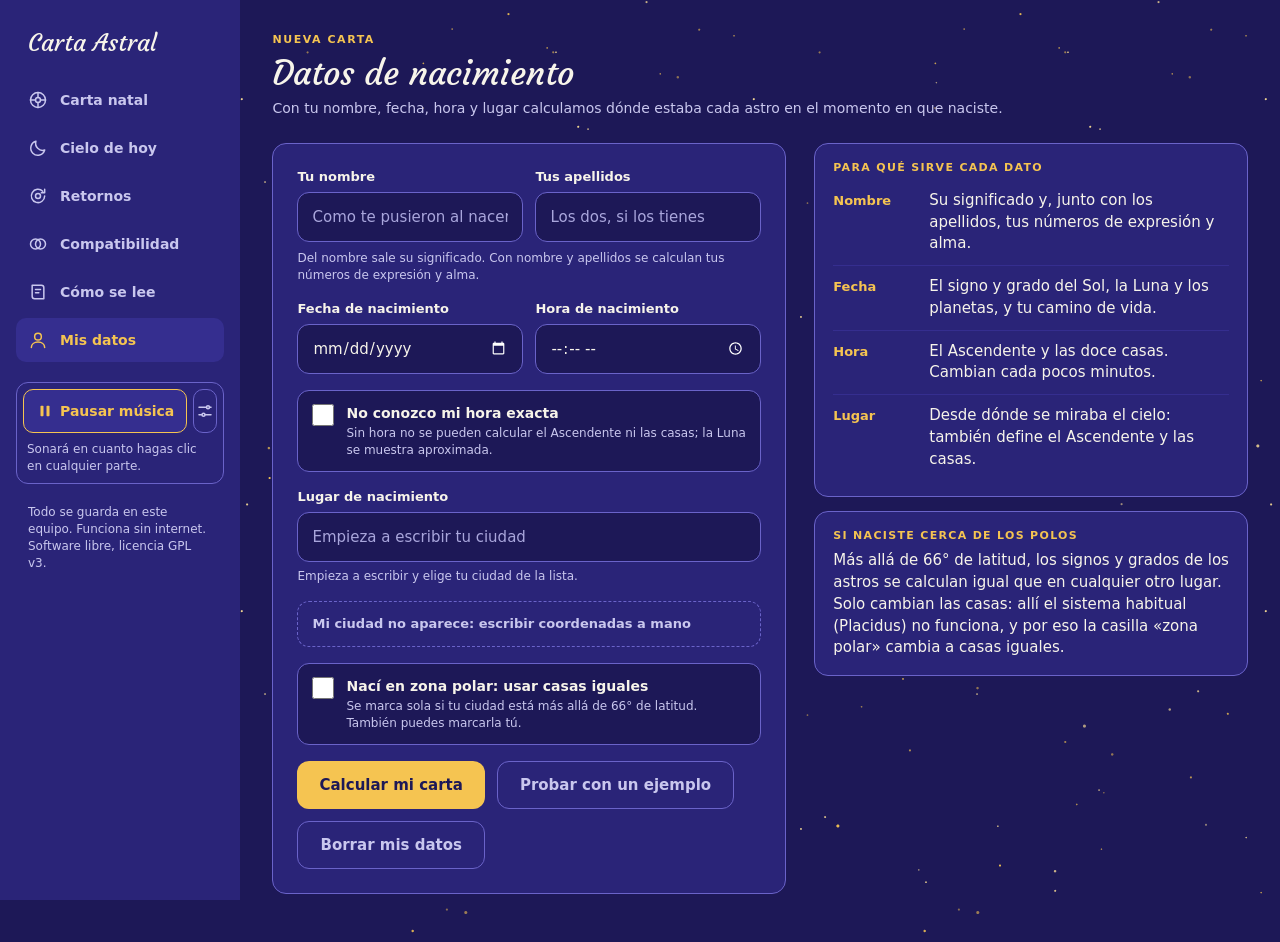
<file: index.html>
<!doctype html>
<html lang="es">
<head>
<meta charset="utf-8">
<meta name="viewport" content="width=device-width, initial-scale=1">
<title>Carta Astral</title>
<meta name="description" content="Calcula tu carta natal y la explica en lenguaje claro: Sol, Luna y Ascendente, planetas, casas, aspectos, Lilith, significado del nombre y numerología. Software libre, funciona sin internet.">
<meta name="theme-color" content="#1D1857">
<link rel="icon" href="iconos/icono-192.png">
<link rel="stylesheet" href="css/estilos.css">
</head>
<body>
<div class="app">

<nav class="menu" aria-label="Secciones">
  <div class="marca">Carta Astral</div>
  <div class="menu-lista">
    <button type="button" data-vista="carta">
      <svg aria-hidden="true" viewBox="0 0 24 24" fill="none" stroke="currentColor" stroke-width="1.8" stroke-linecap="round"><circle cx="12" cy="12" r="9"/><circle cx="12" cy="12" r="3"/><path d="M12 3v6M12 15v6M3 12h6M15 12h6"/></svg>
      <span class="largo">Carta natal</span><span class="corto">Carta</span>
    </button>
    <button type="button" data-vista="hoy">
      <svg aria-hidden="true" viewBox="0 0 24 24" fill="none" stroke="currentColor" stroke-width="1.8" stroke-linecap="round" stroke-linejoin="round"><path d="M20 14.5A8.5 8.5 0 0 1 9.5 4a8.5 8.5 0 1 0 10.5 10.5z"/></svg>
      <span class="largo">Cielo de hoy</span><span class="corto">Hoy</span>
    </button>
    <button type="button" data-vista="retorno">
      <svg aria-hidden="true" viewBox="0 0 24 24" fill="none" stroke="currentColor" stroke-width="1.8" stroke-linecap="round" stroke-linejoin="round"><path d="M20 12a8 8 0 1 1-2.3-5.7"/><path d="M20 4v4h-4"/><circle cx="12" cy="12" r="3"/></svg>
      <span class="largo">Retornos</span><span class="corto">Retornos</span>
    </button>
    <button type="button" data-vista="pareja">
      <svg aria-hidden="true" viewBox="0 0 24 24" fill="none" stroke="currentColor" stroke-width="1.8" stroke-linecap="round"><circle cx="9" cy="12" r="6"/><circle cx="15" cy="12" r="6"/></svg>
      <span class="largo">Compatibilidad</span><span class="corto">Pareja</span>
    </button>
    <button type="button" data-vista="guia">
      <svg aria-hidden="true" viewBox="0 0 24 24" fill="none" stroke="currentColor" stroke-width="1.8" stroke-linecap="round" stroke-linejoin="round"><path d="M5 4h11a3 3 0 0 1 3 3v13H8a3 3 0 0 1-3-3z"/><path d="M9 9h6M9 13h4"/></svg>
      <span class="largo">Cómo se lee</span><span class="corto">Guía</span>
    </button>
    <button type="button" data-vista="datos">
      <svg aria-hidden="true" viewBox="0 0 24 24" fill="none" stroke="currentColor" stroke-width="1.8" stroke-linecap="round" stroke-linejoin="round"><circle cx="12" cy="8" r="4"/><path d="M4 21c0-4 3.6-6.5 8-6.5s8 2.5 8 6.5"/></svg>
      <span class="largo">Mis datos</span><span class="corto">Datos</span>
    </button>
  </div>
  <!-- Música de fondo, debajo de «Mis datos» -->
  <div class="musica" role="group" aria-label="Música de fondo">
    <div class="musica-fila">
      <button type="button" id="musica-boton" aria-pressed="false">Poner música</button>
      <button type="button" id="musica-mas" aria-expanded="false" aria-controls="musica-opciones" aria-label="Elegir melodía y volumen">
        <svg aria-hidden="true" viewBox="0 0 24 24" fill="none" stroke="currentColor" stroke-width="2" stroke-linecap="round"><path d="M4 7h10M18 7h2M4 17h4M12 17h8"/><circle cx="16" cy="7" r="2"/><circle cx="10" cy="17" r="2"/></svg>
      </button>
    </div>
    <div id="musica-opciones" hidden>
      <label for="musica-melodia">Melodía</label>
      <select id="musica-melodia"></select>
      <span id="musica-recomendacion" class="nota"></span>
      <label for="musica-volumen">Volumen</label>
      <input id="musica-volumen" type="range" min="0" max="100" value="50">
      <span class="nota">Todas las melodías están afinadas en 432 Hz.</span>
      <div id="musica-propia" class="musica-propia" hidden>
        <label for="musica-cancion">Canción</label>
        <select id="musica-cancion"></select>
        <div class="musica-fila musica-saltos">
          <button type="button" id="musica-anterior" aria-label="Canción anterior" title="Canción anterior">
            <svg aria-hidden="true" viewBox="0 0 24 24" fill="currentColor"><rect x="5" y="5" width="2.5" height="14" rx="1"/><path d="M19 6.2v11.6a1 1 0 0 1-1.5.86L9 13.4a1.6 1.6 0 0 1 0-2.8l8.5-5.26a1 1 0 0 1 1.5.86z"/></svg><span class="texto-salto">Anterior</span>
          </button>
          <button type="button" id="musica-siguiente" aria-label="Canción siguiente" title="Canción siguiente"><span class="texto-salto">Siguiente</span>
            <svg aria-hidden="true" viewBox="0 0 24 24" fill="currentColor"><rect x="16.5" y="5" width="2.5" height="14" rx="1"/><path d="M5 6.2v11.6a1 1 0 0 0 1.5.86L15 13.4a1.6 1.6 0 0 0 0-2.8L6.5 5.34A1 1 0 0 0 5 6.2z"/></svg>
          </button>
        </div>
        <label class="casilla-musica"><input id="musica-aleatorio" type="checkbox"> Orden aleatorio</label>
        <label class="casilla-musica"><input id="musica-432" type="checkbox" checked> Afinar mi música a 432 Hz</label>
        <div class="musica-fila"><button type="button" id="musica-cambiar">Elegir otras…</button><button type="button" id="musica-quitar">Quitar mis canciones</button></div>
        <span class="nota">Tus canciones se guardan solo en este equipo, para que suenen la próxima vez.</span>
      </div>
    </div>
    <input id="musica-archivos" type="file" accept="audio/*" multiple hidden>
    <span id="musica-aviso" class="nota" aria-live="polite"></span>
  </div>
  <p class="menu-nota">Todo se guarda en este equipo. Funciona sin internet.<br>Software libre, licencia GPL v3.</p>
</nav>

<main>

<!-- ===== Mis datos ===== -->
<section id="vista-datos" class="vista">
  <header class="cabecera"><div>
    <div class="sobretitulo">Nueva carta</div>
    <h1>Datos de nacimiento</h1>
    <p class="subtitulo">Con tu nombre, fecha, hora y lugar calculamos dónde estaba cada astro en el momento en que naciste.</p>
  </div></header>

  <div class="columnas">
    <form id="formulario" class="tarjeta formulario col" novalidate>
      <div class="fila">
        <div class="campo">
          <label for="nombre">Tu nombre</label>
          <input id="nombre" type="text" autocomplete="off" placeholder="Como te pusieron al nacer">
        </div>
        <div class="campo">
          <label for="apellidos">Tus apellidos</label>
          <input id="apellidos" type="text" autocomplete="off" placeholder="Los dos, si los tienes">
        </div>
      </div>
      <span class="nota" style="margin-top: -8px">Del nombre sale su significado. Con nombre y apellidos se calculan tus números de expresión y alma.</span>

      <div class="fila">
        <div class="campo">
          <label for="fecha">Fecha de nacimiento</label>
          <input id="fecha" type="date" min="1800-01-01" max="2050-12-31">
        </div>
        <div class="campo">
          <label for="hora">Hora de nacimiento</label>
          <input id="hora" type="time">
        </div>
      </div>

      <div class="casilla">
        <input id="sinhora" type="checkbox">
        <label for="sinhora"><strong>No conozco mi hora exacta</strong>
          <span class="nota">Sin hora no se pueden calcular el Ascendente ni las casas; la Luna se muestra aproximada.</span></label>
      </div>

      <div class="campo">
        <label for="lugar">Lugar de nacimiento</label>
        <div class="con-sugerencias">
          <input id="lugar" type="text" autocomplete="off" placeholder="Empieza a escribir tu ciudad" role="combobox" aria-expanded="false" aria-controls="lugar-sugerencias" aria-autocomplete="list">
          <ul id="lugar-sugerencias" class="sugerencias" role="listbox" aria-label="Ciudades que coinciden" hidden></ul>
        </div>
        <span id="lugar-estado" class="nota">Empieza a escribir y elige tu ciudad de la lista.</span>
      </div>

      <details id="ajustes" class="ajustes">
        <summary>Mi ciudad no aparece: escribir coordenadas a mano</summary>
        <div class="fila">
          <div class="campo">
            <label for="lat">Latitud (norte +, sur −)</label>
            <input id="lat" type="number" step="any" min="-90" max="90" placeholder="19.43">
          </div>
          <div class="campo">
            <label for="lon">Longitud (este +, oeste −)</label>
            <input id="lon" type="number" step="any" min="-180" max="180" placeholder="-99.13">
          </div>
        </div>
        <div class="campo" style="margin-top: 12px">
          <label for="zona">Zona horaria</label>
          <select id="zona"></select>
        </div>
      </details>

      <div class="casilla">
        <input id="polar" type="checkbox">
        <label for="polar"><strong>Nací en zona polar: usar casas iguales</strong>
          <span id="polar-nota" class="nota">Se marca sola si tu ciudad está más allá de 66° de latitud. También puedes marcarla tú.</span></label>
      </div>

      <p id="error" class="error" role="alert" hidden></p>

      <div class="acciones">
        <button type="submit" class="boton">Calcular mi carta</button>
        <button type="button" id="ejemplo" class="boton secundario">Probar con un ejemplo</button>
        <button type="button" id="borrar" class="boton secundario">Borrar mis datos</button>
      </div>
    </form>

    <aside class="col col-estrecha">
      <section class="tarjeta lista-datos" style="gap: 0">
        <h2 class="etiqueta" style="margin-bottom: 4px">Para qué sirve cada dato</h2>
        <div><b>Nombre</b><span>Su significado y, junto con los apellidos, tus números de expresión y alma.</span></div>
        <div><b>Fecha</b><span>El signo y grado del Sol, la Luna y los planetas, y tu camino de vida.</span></div>
        <div><b>Hora</b><span>El Ascendente y las doce casas. Cambian cada pocos minutos.</span></div>
        <div><b>Lugar</b><span>Desde dónde se miraba el cielo: también define el Ascendente y las casas.</span></div>
      </section>
      <section class="tarjeta">
        <h2 class="etiqueta">Si naciste cerca de los polos</h2>
        <p>Más allá de 66° de latitud, los signos y grados de los astros se calculan igual que en cualquier otro lugar. Solo cambian las casas: allí el sistema habitual (Placidus) no funciona, y por eso la casilla «zona polar» cambia a casas iguales.</p>
      </section>
    </aside>
  </div>
</section>

<!-- ===== Carta natal, detalle, cielo de hoy, retornos y compatibilidad: los rellena js/app.js ===== -->
<section id="vista-carta" class="vista" hidden></section>
<section id="vista-detalle" class="vista" hidden></section>
<section id="vista-hoy" class="vista" hidden></section>
<section id="vista-retorno" class="vista" hidden></section>
<section id="vista-pareja" class="vista" hidden></section>

<!-- ===== Cómo se lee ===== -->
<section id="vista-guia" class="vista" hidden>
  <header class="cabecera"><div>
    <div class="sobretitulo">Guía</div>
    <h1>Cómo se lee</h1>
    <p class="subtitulo">Cada frase de tu carta se arma con cuatro piezas, siempre en este orden.</p>
  </div></header>

  <div class="columnas">
    <div class="col col-estrecha">
      <section class="tarjeta lista-datos" style="gap: 0">
        <h2 class="etiqueta" style="margin-bottom: 4px">Las cuatro piezas</h2>
        <div><b>Astro</b><span>Qué parte de ti habla: identidad (Sol), emoción (Luna), imagen (Ascendente).</span></div>
        <div><b>Signo</b><span>Con qué estilo lo hace, en su luz y en su lado oscuro.</span></div>
        <div><b>Decanato</b><span>El matiz: cada 10° del signo tiene un sub-regente que lo colorea.</span></div>
        <div><b>Aspecto</b><span>Cómo conversa con otro astro, según el ángulo que los separa.</span></div>
      </section>
      <section class="tarjeta">
        <h2 class="etiqueta">El orbe</h2>
        <p>Es el margen en grados con el que un aspecto todavía cuenta. Cuanto menor, más fuerte se siente.</p>
      </section>
      <section class="tarjeta lista-datos" style="gap: 0">
        <h2 class="etiqueta" style="margin-bottom: 4px">Tus tres números</h2>
        <div><b>Camino de vida</b><span>Sale de tu fecha de nacimiento.</span></div>
        <div><b>Expresión</b><span>Sale de todas las letras de tu nombre y apellidos.</span></div>
        <div><b>Alma</b><span>Sale solo de las vocales de tu nombre y apellidos.</span></div>
      </section>
      <section class="tarjeta lista-datos" style="gap: 0">
        <h2 class="etiqueta" style="margin-bottom: 4px">Los nodos lunares</h2>
        <div><b>Qué son</b><span>Los dos puntos donde el camino de la Luna cruza el del Sol. Cerca de ellos ocurren los eclipses; van siempre enfrentados.</span></div>
        <div><b>Nodo Norte</b><span>Tu camino de crecimiento: lo que te toca aprender, aunque cueste.</span></div>
        <div><b>Nodo Sur</b><span>Lo que ya sabes hacer de sobra y tiendes a repetir: tu zona de confort.</span></div>
        <div><b>Cómo usarlos</b><span>Apóyate en los talentos del Nodo Sur, pero camina hacia el Norte. Cada uno trae cómo se nota que te atoras y cómo salir.</span></div>
      </section>
      <section class="tarjeta lista-datos" style="gap: 0">
        <h2 class="etiqueta" style="margin-bottom: 4px">Quirón</h2>
        <div><b>Qué es</b><span>Un cuerpo pequeño entre Saturno y Urano, descubierto en 1977. Tarda unos 50 años en dar la vuelta al Sol.</span></div>
        <div><b>La herida</b><span>Su signo y su casa señalan lo que más te dolió o te cuesta.</span></div>
        <div><b>Cómo sana</b><span>Al trabajarla, se vuelve tu don: lo que mejor sabes acompañar en otras personas.</span></div>
      </section>
      <section class="tarjeta lista-datos" style="gap: 0">
        <h2 class="etiqueta" style="margin-bottom: 4px">Los retornos</h2>
        <div><b>Retorno solar</b><span>La carta del momento en que el Sol vuelve al grado de tu nacimiento. Vale de un cumpleaños al siguiente.</span></div>
        <div><b>Retorno lunar</b><span>Lo mismo con la Luna, que vuelve cada 27 días y un tercio: describe tu mes.</span></div>
        <div><b>Ascendente del año</b><span>El tono del año: cómo lo vas a vivir y cómo te verán.</span></div>
        <div><b>Sol del año</b><span>La casa donde cae dice en qué parte de tu vida se concentra el año.</span></div>
        <div><b>Luna del año</b><span>Lo que necesitarás para sentirte bien y dónde lo buscarás.</span></div>
        <div><b>Ángulos</b><span>Un astro a menos de 5° del Ascendente, el Descendente, el Medio Cielo o el Fondo del Cielo marca el año.</span></div>
        <div><b>El lugar</b><span>Se calcula para donde estés ese día: cambia el Ascendente y las casas, no los signos de los planetas.</span></div>
      </section>
      <section class="tarjeta lista-datos" style="gap: 0">
        <h2 class="etiqueta" style="margin-bottom: 4px">La compatibilidad</h2>
        <div><b>Por elementos</b><span>Fuego, Tierra, Aire y Agua: el mismo elemento fluye, Fuego con Aire y Tierra con Agua se complementan, el resto pide trabajo.</span></div>
        <div><b>Qué se compara</b><span>Los Soles (cómo son), las Lunas (lo que necesitan), Venus con Marte (la atracción) y los Ascendentes.</span></div>
        <div><b>Entre las cartas</b><span>Los aspectos de un astro tuyo con uno de la otra persona: lo que los une y lo que les cuesta, con un consejo.</span></div>
        <div><b>No es destino</b><span>Sirve para conocerse y entenderse, no para descartar a nadie.</span></div>
      </section>
      <section class="tarjeta lista-datos" style="gap: 0">
        <h2 class="etiqueta" style="margin-bottom: 4px">Tu calendario</h2>
        <div><b>Tránsitos</b><span>Cuándo un planeta lento pasa por tu Sol, tu Luna, tu Ascendente y otros puntos clave, y los retornos de Júpiter, Saturno y Quirón.</span></div>
        <div><b>Eclipses</b><span>Abren (los solares) o cierran (los lunares) capítulos en la casa de tu carta donde caen.</span></div>
        <div><b>Retrógrados</b><span>Cuando Mercurio, Venus o Marte parecen ir hacia atrás: tiempo de revisar más que de empezar.</span></div>
        <div><b>A tu calendario</b><span>«Pasar a mi calendario», en «Cielo de hoy», descarga las fechas para el calendario del teléfono.</span></div>
      </section>
    </div>

    <section class="col" style="flex-grow: 2">
      <h2 class="etiqueta tenue">Los cinco aspectos mayores</h2>
      <div class="aspectos-guia">
        <article class="tarjeta">
          <svg aria-hidden="true" viewBox="0 0 36 36" fill="none" stroke="#C9C7EE" stroke-width="1.2"><circle cx="18" cy="18" r="14"/><path d="M18 18L32 18" stroke="#F5C451" stroke-width="1.6"/><circle cx="32" cy="18" r="3.4" fill="#F5C451" stroke="none"/></svg>
          <div><h3>Conjunción <small>0° · fusión</small></h3><p>Dos astros en el mismo punto: sus energías se funden y se intensifican.</p></div>
        </article>
        <article class="tarjeta">
          <svg aria-hidden="true" viewBox="0 0 36 36" fill="none" stroke="#C9C7EE" stroke-width="1.2"><circle cx="18" cy="18" r="14"/><path d="M32 18L18 18L25 5.9" stroke="#F5C451" stroke-width="1.6" stroke-linejoin="round"/><circle cx="32" cy="18" r="2.6" fill="#F5C451" stroke="none"/><circle cx="25" cy="5.9" r="2.6" fill="#F5C451" stroke="none"/></svg>
          <div><h3>Sextil <small>60° · oportunidad</small></h3><p>Las energías cooperan, pero solo rinden si haces algo con ellas.</p></div>
        </article>
        <article class="tarjeta">
          <svg aria-hidden="true" viewBox="0 0 36 36" fill="none" stroke="#C9C7EE" stroke-width="1.2"><circle cx="18" cy="18" r="14"/><path d="M32 18L18 18L18 4" stroke="#F5C451" stroke-width="1.6" stroke-linejoin="round"/><circle cx="32" cy="18" r="2.6" fill="#F5C451" stroke="none"/><circle cx="18" cy="4" r="2.6" fill="#F5C451" stroke="none"/></svg>
          <div><h3>Cuadratura <small>90° · tensión</small></h3><p>Fricción entre dos necesidades: un reto que obliga a actuar y crecer.</p></div>
        </article>
        <article class="tarjeta">
          <svg aria-hidden="true" viewBox="0 0 36 36" fill="none" stroke="#C9C7EE" stroke-width="1.2"><circle cx="18" cy="18" r="14"/><path d="M32 18L18 18L11 5.9" stroke="#F5C451" stroke-width="1.6" stroke-linejoin="round"/><circle cx="32" cy="18" r="2.6" fill="#F5C451" stroke="none"/><circle cx="11" cy="5.9" r="2.6" fill="#F5C451" stroke="none"/></svg>
          <div><h3>Trígono <small>120° · fluidez</small></h3><p>Talento natural: lo que representan esos astros te sale sin esfuerzo.</p></div>
        </article>
        <article class="tarjeta">
          <svg aria-hidden="true" viewBox="0 0 36 36" fill="none" stroke="#C9C7EE" stroke-width="1.2"><circle cx="18" cy="18" r="14"/><path d="M32 18L4 18" stroke="#F5C451" stroke-width="1.6"/><circle cx="32" cy="18" r="2.6" fill="#F5C451" stroke="none"/><circle cx="4" cy="18" r="2.6" fill="#F5C451" stroke="none"/></svg>
          <div><h3>Oposición <small>180° · polaridad</small></h3><p>Dos fuerzas enfrentadas que piden equilibrio; suele vivirse a través de otras personas.</p></div>
        </article>
      </div>
    </section>
  </div>
  <section class="tarjeta canales" aria-labelledby="canales-titulo">
    <h2 id="canales-titulo" class="etiqueta">Canales de interés</h2>
    <p class="nota">Para seguir aprendiendo de astrología y tarot. Son canales de YouTube de otras personas: se abren en tu navegador y necesitan internet.</p>
    <ul>
      <li><a href="https://www.youtube.com/@MarylCelizPazenEspa%C3%B1ol" target="_blank" rel="noopener noreferrer">
        <svg aria-hidden="true" viewBox="0 0 24 24" fill="currentColor"><path d="M21.6 7.2a2.6 2.6 0 0 0-1.8-1.8C18.2 5 12 5 12 5s-6.2 0-7.8.4a2.6 2.6 0 0 0-1.8 1.8C2 8.8 2 12 2 12s0 3.2.4 4.8a2.6 2.6 0 0 0 1.8 1.8C5.8 19 12 19 12 19s6.2 0 7.8-.4a2.6 2.6 0 0 0 1.8-1.8c.4-1.6.4-4.8.4-4.8s0-3.2-.4-4.8zM10 15V9l5.2 3z"/></svg><b>Maryl Celiz Paz</b><span>Astrología del mes: tránsitos, lunas nuevas y llenas, explicados por una astrocoach.</span></a></li>
      <li><a href="https://www.youtube.com/@Jacobtarot" target="_blank" rel="noopener noreferrer">
        <svg aria-hidden="true" viewBox="0 0 24 24" fill="currentColor"><path d="M21.6 7.2a2.6 2.6 0 0 0-1.8-1.8C18.2 5 12 5 12 5s-6.2 0-7.8.4a2.6 2.6 0 0 0-1.8 1.8C2 8.8 2 12 2 12s0 3.2.4 4.8a2.6 2.6 0 0 0 1.8 1.8C5.8 19 12 19 12 19s6.2 0 7.8-.4a2.6 2.6 0 0 0 1.8-1.8c.4-1.6.4-4.8.4-4.8s0-3.2-.4-4.8zM10 15V9l5.2 3z"/></svg><b>Jacob Tarot</b><span>Lecturas de tarot espiritual para cada signo, sobre todo de amor.</span></a></li>
    </ul>
  </section>
  <section class="tarjeta apoyo" aria-labelledby="apoyo-titulo">
    <h2 id="apoyo-titulo" class="etiqueta">Apoyar el proyecto</h2>
    <div class="apoyo-cuerpo">
      <a href="imagenes/codi.png" target="_blank" rel="noopener"><img src="imagenes/codi.png" width="240" height="240" alt="Código QR de CoDi para apoyar Carta Astral"></a>
      <div>
        <p>Carta Astral es gratis y lo seguirá siendo. Si te sirvió y quieres apoyarla, abre la app de tu banco, busca la opción de pagar con CoDi o con código QR y escanea este código.</p>
        <p class="nota">Solo funciona con bancos de México. Si estás en el teléfono, toca el código para abrirlo, guárdalo y léelo desde la app de tu banco, si lo permite.</p>
      </div>
    </div>
  </section>
  <p class="nota">Créditos. Textos de la tríada, decanatos, sombras y Lilith: «Guía Magna de Astrología», recopilación propia hecha con ayuda de inteligencia artificial (Gemini).
  Los demás textos son borradores escritos con ayuda de inteligencia artificial (Claude). Es astrología tradicional, no consejo profesional.
  Ciudades: GeoNames (geonames.org), licencia CC BY 4.0. Partituras de Satie y Vivaldi: Mutopia Project (mutopiaproject.org); de Albéniz: IMSLP (imslp.org).
  Letra de los títulos: Courgette, licencia OFL. Carta Astral © 2026 Siddhartha Ajax, software libre bajo licencia GNU GPL versión 3.</p>
</section>

</main>
</div>

<!-- Informe para imprimir o guardar en PDF: lo rellena js/app.js y solo se ve al imprimir -->
<section id="informe" class="informe" aria-hidden="true"></section>

<script src="js/guia.js"></script>
<script src="js/textos.js"></script>
<script src="js/nombres.js"></script>
<script src="js/ciudades.js"></script>
<script src="js/astro.js"></script>
<script src="js/rueda.js"></script>
<script src="js/numerologia.js"></script>
<script src="js/voz.js"></script>
<script src="js/app.js"></script>
<script src="js/musica.js"></script>
<script>
  // Solo cuando la app está publicada en internet: permite instalarla y usarla sin conexión.
  if (/^https?:$/.test(location.protocol) && !/^(localhost|127\.0\.0\.1)$/.test(location.hostname)) {
    var enlace = document.createElement('link');
    enlace.rel = 'manifest'; enlace.href = 'manifest.webmanifest';
    document.head.appendChild(enlace);
    if ('serviceWorker' in navigator) navigator.serviceWorker.register('sw.js');
  }
</script>
</body>
</html>
</file>
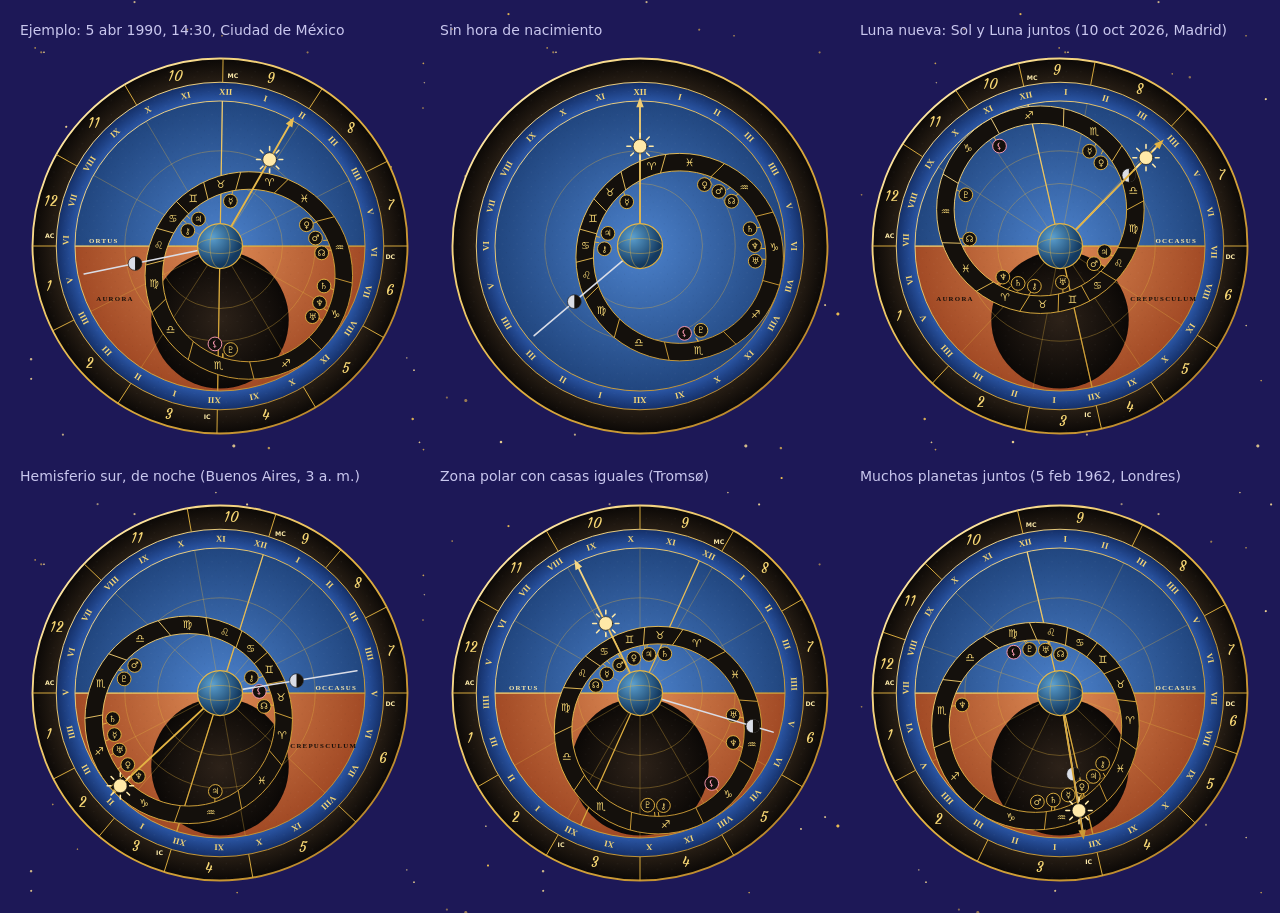
<file: pruebas/ruedas.html>
<!doctype html>
<html lang="es">
<head>
<meta charset="utf-8">
<meta name="viewport" content="width=device-width, initial-scale=1">
<title>Prueba visual de la rueda</title>
<link rel="stylesheet" href="../css/estilos.css">
<style>
  body { padding: 20px; }
  .rejilla { display: grid; grid-template-columns: repeat(auto-fit, minmax(360px, 1fr)); gap: 20px; }
  figure { margin: 0; }
  figcaption { margin-bottom: 6px; font-size: 14px; color: var(--tenue); }
</style>
</head>
<body>
<!-- Dibuja la rueda para varias cartas difíciles, para comprobar a ojo que nada se encima. -->
<div id="rejilla" class="rejilla"></div>
<script src="../js/astro.js"></script>
<script src="../js/rueda.js"></script>
<script>
  const CASOS = [
    ['Ejemplo: 5 abr 1990, 14:30, Ciudad de México', { f: [1990, 4, 5, 14, 30], z: 'America/Mexico_City', lat: 19.4326, lon: -99.1332 }],
    ['Sin hora de nacimiento', { f: [1990, 4, 5, 12, 0], z: 'America/Mexico_City', sinHora: true }],
    ['Luna nueva: Sol y Luna juntos (10 oct 2026, Madrid)', { f: [2026, 10, 10, 17, 50], z: 'Europe/Madrid', lat: 40.4168, lon: -3.7038 }],
    ['Hemisferio sur, de noche (Buenos Aires, 3 a. m.)', { f: [1985, 12, 24, 3, 0], z: 'America/Argentina/Buenos_Aires', lat: -34.6037, lon: -58.3816 }],
    ['Zona polar con casas iguales (Tromsø)', { f: [2000, 6, 21, 9, 15], z: 'Europe/Oslo', lat: 69.6492, lon: 18.9553, sistema: 'iguales' }],
    ['Muchos planetas juntos (5 feb 1962, Londres)', { f: [1962, 2, 5, 0, 30], z: 'Europe/London', lat: 51.5074, lon: -0.1278 }]
  ];
  document.getElementById('rejilla').innerHTML = CASOS.map(([titulo, c]) => {
    const ms = Astro.aUTC(c.f[0], c.f[1], c.f[2], c.f[3], c.f[4], c.z);
    const carta = Astro.calcularCarta({ ms, lat: c.lat, lon: c.lon, sinHora: c.sinHora, sistema: c.sistema || 'placidus' });
    return `<figure><figcaption>${titulo}</figcaption>${Rueda.dibujar(carta)}</figure>`;
  }).join('');
</script>
</body>
</html>
</file>
<file: css/estilos.css>
/* Carta Astral — estilos. Índigo con brillantina dorada. */
@font-face {
  font-family: 'Courgette';
  src: url('../letras/Courgette-Regular.ttf') format('truetype');
  font-display: swap;
}
:root {
  --fondo: #1D1857;
  --tarjeta: #2A2478;
  --realce: #352E8F;
  --linea: #6A63C9;
  --texto: #F7F4EA;
  --tenue: #C9C7EE;
  --oro: #F5C451;
  --rosa: #FF9CB5;
  --titulo: 'Courgette', 'Z003', 'URW Chancery L', 'Segoe Script', 'Lucida Handwriting', cursive;
  --cuerpo: 'Manrope', system-ui, -apple-system, 'Segoe UI', Roboto, 'Noto Sans', 'DejaVu Sans', sans-serif;
  --simbolos: 'Noto Sans Symbols', 'Noto Sans Symbols 2', 'Segoe UI Symbol', 'DejaVu Sans', 'Symbola', sans-serif;
}

* { box-sizing: border-box; }
html, body { margin: 0; }
body {
  min-height: 100vh;
  color: var(--texto);
  font-family: var(--cuerpo);
  font-size: 15px;
  line-height: 1.45;
  /* La brillantina es una sola imagen pequeña que se repite (herramientas/generar_brillantina.py).
     Hacerla con degradados dejaba la app muy lenta. */
  background-color: var(--fondo);
  background-image: url('brillantina.png');
  background-size: 512px 512px;
}
[hidden] { display: none !important; }
h1, h2, h3, p { margin: 0; }
button, input, select { font-family: inherit; }
:focus-visible { outline: 2px solid var(--oro); outline-offset: 2px; }

/* ---------- Estructura ---------- */
.app { min-height: 100vh; display: flex; flex-wrap: wrap; }
.menu {
  flex: 1 1 240px; padding: 28px 16px; background: var(--tarjeta);
  display: flex; flex-direction: column; gap: 20px;
}
.marca { padding: 0 12px; font-family: var(--titulo); font-size: 24px; line-height: 30px; }
.menu-lista { display: flex; flex-direction: column; gap: 4px; }
.menu-lista button {
  display: flex; align-items: center; gap: 12px; min-height: 44px; padding: 0 12px;
  border: 0; border-radius: 10px; background: transparent; color: var(--tenue);
  font-size: 14px; font-weight: 600; text-align: left; cursor: pointer;
}
.menu-lista button:hover { color: var(--oro); }
.menu-lista button[aria-current="page"] { background: var(--realce); color: var(--oro); font-weight: 700; }
.menu-lista svg { width: 20px; height: 20px; flex-shrink: 0; }
.menu-lista .corto { display: none; }
.menu-nota { padding: 0 12px; font-size: 12px; line-height: 17px; color: var(--tenue); }
/* Música de fondo: dentro del menú, debajo de «Mis datos». */
.musica { display: flex; flex-direction: column; gap: 8px; padding: 6px; border: 1px solid var(--linea); border-radius: 12px; }
.musica-fila { display: flex; gap: 6px; }
.musica button {
  display: flex; align-items: center; justify-content: center; gap: 8px; min-height: 44px; padding: 0 14px;
  border: 1px solid var(--linea); border-radius: 10px; background: transparent;
  color: var(--tenue); font-size: 14px; font-weight: 600; cursor: pointer;
}
.musica button:hover { color: var(--oro); border-color: var(--oro); }
.musica button svg { width: 18px; height: 18px; flex-shrink: 0; }
#musica-boton { flex-grow: 1; gap: 6px; padding: 0 12px; white-space: nowrap; }
#musica-boton[aria-pressed="true"] { background: var(--realce); border-color: var(--oro); color: var(--oro); }
#musica-mas { width: 40px; padding: 0; }
#musica-opciones { display: flex; flex-direction: column; gap: 6px; padding: 0 4px 4px; }
.musica label { font-size: 12px; color: var(--tenue); }
.musica select { height: 40px; padding: 0 10px; font-size: 13px; }
.musica input[type="range"] { width: 100%; height: 28px; accent-color: var(--oro); }
#musica-aviso { padding: 0 4px 2px; }
.musica-propia { display: flex; flex-direction: column; gap: 6px; padding-top: 6px; border-top: 1px solid var(--realce); }
.musica-propia .musica-fila { flex-wrap: wrap; }
.musica-propia .musica-fila button { flex: 1 1 auto; min-height: 40px; padding: 0 10px; font-size: 13px; }
.musica-propia .musica-fila button svg { width: 16px; height: 16px; }
/* Anterior y siguiente, lado a lado; en el menú lateral solo con su icono, en el teléfono también con texto. */
.musica-propia .musica-saltos { flex-wrap: nowrap; }
.musica-propia .musica-saltos button { flex: 1 1 0; min-width: 0; gap: 6px; }
.texto-salto { display: none; }
.casilla-musica { display: flex; align-items: center; gap: 8px; font-size: 13px; color: var(--texto); cursor: pointer; }
.casilla-musica input { width: 18px; height: 18px; accent-color: var(--oro); }
#musica-aviso:empty { display: none; }
#musica-recomendacion:empty { display: none; }
body.ver-informe .musica { display: none; }
main { flex: 999 1 560px; min-width: 0; padding: 32px 32px 48px; }
.vista { display: flex; flex-direction: column; gap: 24px; }
.columnas { display: flex; flex-wrap: wrap; gap: 28px; align-items: flex-start; }
.col { flex: 1 1 380px; min-width: 0; display: flex; flex-direction: column; gap: 14px; }
.col-estrecha { flex: 1 1 300px; }

/* ---------- Texto ---------- */
.sobretitulo { font-size: 11px; font-weight: 700; letter-spacing: 0.14em; color: var(--oro); text-transform: uppercase; }
h1 { font-family: var(--titulo); font-weight: 400; font-size: 34px; line-height: 42px; }
.subtitulo { font-size: 14px; line-height: 21px; color: var(--tenue); }
.cabecera { display: flex; flex-wrap: wrap; align-items: flex-end; justify-content: space-between; gap: 16px; }
.cabecera > div:not(.heroe):not(.selector):not(.acciones) { display: flex; flex-direction: column; gap: 4px; }
.etiqueta { font-size: 11px; font-weight: 700; letter-spacing: 0.12em; line-height: 16px; color: var(--oro); text-transform: uppercase; }
.etiqueta.rosa, .titulo-col.rosa { color: var(--rosa); }
.etiqueta.tenue { color: var(--tenue); padding: 0 4px; }
.titulo-col { font-family: var(--titulo); font-weight: 400; font-size: 22px; line-height: 28px; color: var(--oro); }
/* Frase tranquilizadora bajo «Lado oscuro». */
.aviso-sombra { padding: 10px 14px; border-left: 3px solid var(--rosa); border-radius: 0 10px 10px 0; background: var(--tarjeta); font-size: 14px; line-height: 20px; color: var(--texto); }
.nota { font-size: 12px; line-height: 17px; color: var(--tenue); }
.simbolo { font-family: var(--simbolos); }

/* ---------- Tarjetas y botones ---------- */
.tarjeta {
  display: flex; flex-direction: column; gap: 6px; padding: 16px 18px;
  background: var(--tarjeta); border: 1px solid var(--linea); border-radius: 14px;
}
.tarjeta.destacada { border-color: var(--rosa); }
.boton {
  display: inline-flex; align-items: center; justify-content: center; min-height: 48px; padding: 0 22px;
  border: 0; border-radius: 12px; background: var(--oro); color: var(--fondo);
  font-size: 15px; font-weight: 700; cursor: pointer;
}
.boton:hover { background: #FFD671; }
.boton.secundario { background: transparent; color: var(--tenue); border: 1px solid var(--linea); }
.boton.secundario:hover { color: var(--oro); border-color: var(--oro); background: transparent; }
.enlace {
  padding: 0; border: 0; background: none; color: inherit; font: inherit; font-weight: 700;
  text-decoration: underline; cursor: pointer;
}
.enlace:hover { color: var(--oro); }
.volver {
  align-self: flex-start; display: inline-flex; align-items: center; gap: 4px; min-height: 44px;
  padding: 0; border: 0; background: none; color: var(--tenue); font-size: 14px; font-weight: 600; cursor: pointer;
}
.volver:hover { color: var(--oro); }

/* ---------- Tríada: signo solar, lunar y Ascendente ---------- */
.triada { display: flex; flex-wrap: wrap; gap: 14px; }
.triada-carta {
  flex: 1 1 240px; min-width: 0; gap: 4px; border-color: var(--oro);
  color: var(--texto); font: inherit; text-align: left; cursor: pointer;
}
button.triada-carta:hover { background: var(--realce); }
.triada-carta.apagada { border-color: var(--linea); cursor: default; }
.triada-signo { display: flex; align-items: center; gap: 10px; font-family: var(--titulo); font-size: 28px; line-height: 36px; }
.triada-signo .simbolo { font-size: 24px; }
.triada-ver { margin-top: 4px; font-size: 13px; font-weight: 700; color: var(--oro); }

/* ---------- Formulario ---------- */
.formulario { max-width: 640px; gap: 16px; padding: 24px; }
.campo { display: flex; flex-direction: column; gap: 6px; }
.campo label, .campo .rotulo { font-size: 13px; font-weight: 600; line-height: 18px; }
.fila { display: flex; flex-wrap: wrap; gap: 12px; }
.fila > .campo { flex: 1 1 170px; min-width: 0; }
input[type="text"], input[type="date"], input[type="time"], input[type="number"], select {
  height: 50px; width: 100%; padding: 0 14px; background: var(--fondo); border: 1px solid var(--linea);
  border-radius: 12px; color: var(--texto); font-size: 15px; color-scheme: dark;
}
input::placeholder { color: #A9A6DC; }
.con-sugerencias { position: relative; }
.sugerencias {
  position: absolute; z-index: 10; left: 0; right: 0; top: calc(100% + 4px); margin: 0; padding: 4px; list-style: none;
  max-height: 300px; overflow-y: auto; background: var(--realce); border: 1px solid var(--oro); border-radius: 12px;
  box-shadow: 0 8px 24px rgba(0, 0, 0, 0.35);
}
.sugerencias li { padding: 10px 12px; border-radius: 8px; font-size: 14px; line-height: 20px; cursor: pointer; }
.sugerencias li:hover, .sugerencias li.activa { background: var(--tarjeta); color: var(--oro); }
.casilla {
  display: flex; align-items: flex-start; gap: 12px; padding: 12px 14px;
  background: var(--fondo); border: 1px solid var(--linea); border-radius: 12px;
}
.casilla input { width: 22px; height: 22px; margin: 1px 0 0; accent-color: var(--oro); flex-shrink: 0; }
.casilla label { display: flex; flex-direction: column; gap: 2px; min-height: 44px; justify-content: center; cursor: pointer; }
.casilla strong { font-size: 14px; font-weight: 600; line-height: 20px; }
details.ajustes { border: 1px dashed var(--linea); border-radius: 12px; padding: 0 14px; }
details.ajustes summary { min-height: 44px; display: flex; align-items: center; font-size: 13px; font-weight: 600; color: var(--tenue); cursor: pointer; }
details.ajustes[open] { padding-bottom: 14px; }
.error { padding: 12px 14px; border: 1px solid var(--rosa); border-radius: 12px; color: var(--rosa); font-size: 14px; }
.acciones { display: flex; flex-wrap: wrap; gap: 12px; align-items: center; }
.lista-datos > div { display: flex; align-items: baseline; gap: 12px; padding: 10px 0; border-bottom: 1px solid var(--realce); }
.lista-datos > div:last-child { border-bottom: 0; }
.lista-datos b { width: 84px; flex-shrink: 0; font-size: 13px; color: var(--oro); }

/* ---------- Rueda al estilo del reloj de Praga ---------- */
.rueda { width: 100%; max-width: 560px; height: auto; display: block; align-self: center; }
.rueda text { text-anchor: middle; dominant-baseline: central; }
.r-signos text { font-family: var(--simbolos); font-size: 17px; fill: #F7D774; }
.r-fichas text { font-family: var(--simbolos); font-size: 14px; fill: #F7D774; }
.r-fichas text.rosa { fill: var(--rosa); }
.r-horas text { font-family: Georgia, 'Times New Roman', 'DejaVu Serif', serif; font-size: 14px; font-weight: 700; fill: #F7D774; }
.r-casas text { font-family: var(--titulo); font-size: 22px; fill: #F7D774; }
.r-angulos text { font-family: var(--cuerpo); font-size: 10px; font-weight: 700; fill: #FBE9A9; }
.r-rotulos text { font-family: Georgia, 'Times New Roman', 'DejaVu Serif', serif; font-size: 11px; font-weight: 700; letter-spacing: 2px; }
.leyenda { display: flex; flex-wrap: wrap; gap: 6px 16px; justify-content: center; font-size: 12px; line-height: 17px; color: var(--tenue); }
.leyenda span { display: inline-flex; align-items: center; gap: 6px; }
.leyenda i { width: 12px; height: 12px; flex-shrink: 0; box-sizing: border-box; border-radius: 50%; }

/* ---------- Tablas y listas ---------- */
.tabla-caja { overflow-x: auto; }
table { width: 100%; border-collapse: collapse; font-size: 14px; line-height: 20px; }
th, td { padding: 9px 10px; text-align: left; border-bottom: 1px solid var(--realce); white-space: nowrap; }
th { font-size: 11px; font-weight: 700; letter-spacing: 0.1em; color: var(--tenue); text-transform: uppercase; }
tr:last-child td { border-bottom: 0; }
td .simbolo { display: inline-block; width: 26px; font-size: 16px; }
td .simbolo.sigla { font-family: var(--cuerpo); font-size: 11px; font-weight: 700; }
.oro { color: var(--oro); }
.rosa { color: var(--rosa); }
.renglon { display: flex; flex-wrap: wrap; align-items: baseline; gap: 2px 10px; padding: 9px 0; border-bottom: 1px solid var(--realce); font-size: 14px; }
.renglon:last-child { border-bottom: 0; }
.renglon > span:first-child { flex-grow: 1; }
.renglon small { flex-basis: 100%; font-size: 12px; color: var(--tenue); }
/* Explicación amplia de un aspecto: aparece al pasar el cursor, tocar o enfocar el renglón. */
.aspecto { position: relative; cursor: help; }
.amplia {
  display: none; position: absolute; z-index: 5; left: -8px; right: -8px; top: 100%;
  padding: 12px 14px; background: var(--realce); border: 1px solid var(--oro); border-radius: 12px;
  font-size: 13px; line-height: 19px; box-shadow: 0 8px 24px rgba(0, 0, 0, 0.35);
}
.amplia p + p { margin-top: 6px; }
.aspecto:hover .amplia, .aspecto:focus .amplia { display: block; }
.orbe { font-size: 12px; color: var(--tenue); }
.casas-rejilla { display: grid; grid-template-columns: repeat(3, minmax(0, 1fr)); gap: 8px 16px; font-size: 13px; }
.casas-rejilla b { color: var(--tenue); }
.numeros { margin-top: 8px; display: grid; grid-template-columns: repeat(3, minmax(0, 1fr)); gap: 10px; }
.numero { display: flex; flex-direction: column; gap: 2px; padding: 12px; background: var(--realce); border-radius: 10px; }
.numero .cifra { font-family: var(--titulo); font-size: 30px; line-height: 34px; color: var(--oro); }
.numero b { font-size: 13px; line-height: 18px; }
.numero span { font-size: 12px; line-height: 17px; color: var(--tenue); }
.nombre-grande { font-family: var(--titulo); font-size: 24px; line-height: 30px; }

/* ---------- Detalle ---------- */
.heroe { display: flex; align-items: center; gap: 18px; }
.heroe > div { display: flex; flex-direction: column; gap: 2px; }
.heroe .glifo {
  width: 72px; height: 72px; flex-shrink: 0; border-radius: 50%; border: 1.5px solid var(--oro);
  background: var(--tarjeta); color: var(--oro); display: flex; align-items: center; justify-content: center;
  font-family: var(--simbolos); font-size: 34px;
}
.heroe .glifo.texto { font-family: var(--cuerpo); font-size: 20px; font-weight: 700; letter-spacing: 0.06em; }
.heroe .glifo.rosa { border-color: var(--rosa); color: var(--rosa); }
.selector { display: flex; flex-wrap: wrap; gap: 4px; padding: 4px; background: var(--tarjeta); border: 1px solid var(--linea); border-radius: 14px; }
.selector button { min-height: 44px; padding: 0 18px; border: 0; border-radius: 10px; background: transparent; color: var(--tenue); font-size: 14px; font-weight: 600; cursor: pointer; }
.selector button[aria-pressed="true"] { background: var(--oro); color: var(--fondo); font-weight: 700; }
.decanato-barra { position: relative; display: grid; grid-template-columns: repeat(3, minmax(0, 1fr)); gap: 3px; }
.decanato-barra i { height: 10px; background: #4B44AE; }
.decanato-barra i:first-child { border-radius: 5px 0 0 5px; }
.decanato-barra i:nth-child(3) { border-radius: 0 5px 5px 0; }
.decanato-barra i.activo { background: var(--oro); }
.decanato-barra .marca-grado { position: absolute; top: -4px; width: 2px; height: 18px; margin-left: -1px; background: var(--texto); border-radius: 1px; }
.decanato-pie { display: grid; grid-template-columns: repeat(3, minmax(0, 1fr)); gap: 3px; font-size: 12px; color: var(--tenue); }
.decanato-pie .activo { color: var(--oro); font-weight: 700; }
.decanato-pie span:nth-child(2) { text-align: center; }
.decanato-pie span:nth-child(3) { text-align: right; }
.entre { display: flex; flex-wrap: wrap; justify-content: space-between; align-items: baseline; gap: 4px 16px; }

/* ---------- Cielo de hoy y guía ---------- */
.fichas { display: grid; grid-template-columns: repeat(auto-fill, minmax(170px, 1fr)); gap: 10px; }
.ficha { display: flex; align-items: center; gap: 12px; padding: 12px 14px; background: var(--tarjeta); border: 1px solid var(--linea); border-radius: 14px; }
.ficha .glifo { width: 36px; height: 36px; flex-shrink: 0; border-radius: 50%; border: 1.5px solid var(--linea); display: flex; align-items: center; justify-content: center; font-family: var(--simbolos); font-size: 18px; }
.ficha .glifo.oro { border-color: var(--oro); }
.ficha .glifo.rosa { border-color: var(--rosa); }
.ficha b { display: block; font-size: 14px; }
.ficha span { font-size: 12px; color: var(--tenue); }
.pastilla { align-self: flex-start; padding: 2px 10px; border-radius: 999px; border: 1px solid var(--oro); font-size: 11px; font-weight: 700; line-height: 16px; color: var(--oro); }
.pastilla.tensa { border-color: var(--rosa); color: var(--rosa); }
.aspectos-guia { display: flex; flex-wrap: wrap; gap: 10px; }
.aspectos-guia .tarjeta { flex: 1 1 260px; min-width: 0; flex-direction: row; align-items: flex-start; gap: 14px; }
.aspectos-guia svg { width: 40px; height: 40px; flex-shrink: 0; }
.aspectos-guia h3 { font-size: 16px; line-height: 22px; }
.aspectos-guia h3 small { margin-left: 6px; font-size: 12px; font-weight: 400; color: var(--tenue); }
.aspectos-guia p { font-size: 14px; line-height: 20px; }

/* ---------- Informe para imprimir o guardar en PDF (papel blanco) ---------- */
.informe { display: none; background: #fff; color: #1B1740; font-size: 11pt; line-height: 1.45; }
body.ver-informe { background: #fff; }
body.ver-informe .app { display: none; }
body.ver-informe .informe { display: block; max-width: 180mm; margin: 0 auto; padding: 10mm 4mm; }
.informe h1 { font-family: var(--titulo); font-size: 28pt; line-height: 1.15; color: #1D1857; }
.informe h2 {
  margin: 16pt 0 8pt; padding-bottom: 3pt; border-bottom: 1.5pt solid #D9B44A;
  font-family: var(--titulo); font-weight: 400; font-size: 17pt; color: #1D1857; break-after: avoid;
}
.informe h3 { margin: 0 0 2pt; font-size: 11.5pt; }
.informe p { margin: 0 0 3pt; }
.informe .inf-bloque { margin-bottom: 8pt; break-inside: avoid; }
.informe .inf-astro { margin-bottom: 14pt; padding-bottom: 6pt; border-bottom: 0.75pt solid #E4E1F0; }
.informe .inf-astro h3 { font-size: 13pt; color: #1D1857; break-after: avoid; }
.informe .inf-astro h3.sombra { color: #9C2450; }
.informe .inf-etq { font-size: 8pt; font-weight: 700; letter-spacing: 0.12em; text-transform: uppercase; color: #8A6400; }
.informe .inf-nota { font-size: 9pt; font-weight: 400; color: #5A5670; }
.informe .inf-cabecera { margin-bottom: 10pt; }
.informe .inf-portada { display: flex; align-items: center; gap: 10mm; }
.informe .inf-portada .rueda { width: 100mm; max-width: 100mm; flex-shrink: 0; align-self: auto; }
.informe .inf-signo { font-family: var(--titulo); font-size: 20pt; line-height: 1.2; color: #1D1857; }
.informe .inf-numeros { display: grid; grid-template-columns: repeat(3, minmax(0, 1fr)); gap: 6mm; }
.informe .inf-cifra { display: block; font-family: var(--titulo); font-size: 24pt; line-height: 1.1; color: #8A6400; }
.informe .sombra { color: #9C2450; }
.informe .inf-pie { margin-top: 14pt; padding-top: 6pt; border-top: 0.75pt solid #CCC; font-size: 8.5pt; color: #5A5670; }
.informe table { font-size: 10pt; }
.informe th, .informe td { padding: 4pt 6pt; border-bottom: 0.75pt solid #DDD; }
.informe th { color: #5A5670; }
.informe .oro { color: #8A6400; }
.informe .rosa { color: #9C2450; }
.informe .casas-rejilla { font-size: 10pt; }
.informe .casas-rejilla b { color: #5A5670; }

@media print {
  @page { margin: 14mm; }
  html, body { background: #fff !important; }
  .app, .musica { display: none !important; }
  .informe { display: block !important; print-color-adjust: exact; -webkit-print-color-adjust: exact; }
}

/* Botón «Escuchar» de la lectura en voz alta. */
.boton-voz { display: inline-flex; align-items: center; gap: 8px; }
.boton-voz svg { width: 18px; height: 18px; flex-shrink: 0; }
.boton-voz[aria-pressed="true"] { border-color: var(--oro); color: var(--oro); }

/* Apoyar el proyecto: el código de CoDi va sobre blanco y sin suavizar, para que se pueda escanear. */
.apoyo-cuerpo { display: flex; flex-wrap: wrap; align-items: center; gap: 16px 20px; }
.apoyo-cuerpo > div { flex: 1 1 260px; display: flex; flex-direction: column; gap: 8px; }
.apoyo img { display: block; width: 240px; max-width: 100%; height: auto; border-radius: 10px; background: #fff; image-rendering: pixelated; }

/* Compatibilidad: una tarjeta por factor (Soles, Lunas, Venus y Marte, Ascendentes). */
.factores { display: grid; grid-template-columns: repeat(auto-fill, minmax(260px, 1fr)); gap: 14px; }
.factor { gap: 8px; }
.factor-par { display: flex; flex-wrap: wrap; align-items: center; gap: 4px 6px; font-family: var(--titulo); font-size: 20px; line-height: 28px; }
.factor-par small { font-family: var(--cuerpo); font-size: 12px; color: var(--tenue); }
.factor .pastilla { align-self: flex-start; }
.factor p { font-size: 14px; line-height: 20px; }

/* Cada nombre de pila explicado, en «Tu nombre y tus números». */
.nombre-detalle { display: flex; flex-direction: column; gap: 6px; padding: 12px 0 4px; border-top: 1px solid var(--realce); }
.nombre-detalle h3 { font-family: var(--titulo); font-weight: 400; font-size: 22px; line-height: 28px; color: var(--oro); }
.nombre-detalle h3 small { font-family: var(--cuerpo); font-size: 13px; color: var(--tenue); }
.nombre-detalle p { font-size: 14px; line-height: 20px; }
.informe .nombre-detalle h3 { color: #8A6400; }

/* Calendario personal, en «Cielo de hoy». */
.calendario { display: flex; flex-direction: column; gap: 12px; }
.calendario-cabecera { display: flex; flex-wrap: wrap; align-items: center; justify-content: space-between; gap: 10px; }
.calendario-mes { margin-top: 8px; font-family: var(--titulo); font-weight: 400; font-size: 22px; line-height: 28px; color: var(--oro); }
.eventos { display: grid; grid-template-columns: repeat(auto-fill, minmax(280px, 1fr)); gap: 12px; }
.evento { gap: 8px; }
.evento h3 { font-size: 16px; line-height: 22px; }
.evento p { font-size: 14px; line-height: 20px; color: var(--tenue); }

/* Pestañas (retorno solar o lunar). */
.pestanas { display: inline-flex; flex-wrap: wrap; gap: 4px; align-self: flex-start; padding: 4px; background: var(--tarjeta); border: 1px solid var(--linea); border-radius: 12px; }
.pestanas button { min-height: 40px; padding: 0 16px; border: 0; border-radius: 9px; background: transparent; color: var(--tenue); font-size: 14px; font-weight: 600; cursor: pointer; }
.pestanas button:hover { color: var(--oro); }
.pestanas button[aria-pressed="true"] { background: var(--realce); color: var(--oro); }

/* Retornos: el buscador del lugar. */
.retorno-cuando label { margin-top: 6px; font-size: 13px; font-weight: 700; color: var(--tenue); }
.retorno-cuando input { width: 100%; max-width: 440px; }

/* Canales de interés, en «Cómo se lee». */
.canales ul { display: grid; grid-template-columns: repeat(auto-fill, minmax(220px, 1fr)); gap: 12px; margin: 10px 0 0; padding: 0; list-style: none; }
.canales a {
  display: grid; grid-template-columns: 24px 1fr; gap: 4px 10px; height: 100%; padding: 12px 14px;
  border: 1px solid var(--linea); border-radius: 12px; color: var(--texto); text-decoration: none;
}
.canales a:hover { border-color: var(--oro); }
.canales svg { width: 24px; height: 24px; color: var(--oro); }
.canales b { align-self: center; color: var(--oro); }
.canales span { grid-column: 2; font-size: 13px; line-height: 19px; color: var(--tenue); }

/* Con el menú a un lado, este acompaña al desplazarse: así la música queda siempre a mano. */
@media (min-width: 820px) {
  .menu { position: sticky; top: 0; align-self: flex-start; height: 100vh; overflow-y: auto; }
}

/* Teléfono y ventanas estrechas: arriba el nombre y la música; las secciones, en una barra fija abajo, con nombres cortos. */
@media (max-width: 819px) {
  .app { flex-direction: column; flex-wrap: nowrap; }
  .menu { flex: none; flex-direction: row; flex-wrap: wrap; align-items: center; gap: 8px 10px; padding: 10px 16px; }
  .marca { flex: 1; padding: 0; font-size: 22px; }
  .musica { display: contents; }
  #musica-boton { flex-grow: 0; }
  #musica-opciones, #musica-aviso { flex-basis: 100%; }
  #musica-opciones { padding: 10px; border: 1px solid var(--linea); border-radius: 12px; }
  .texto-salto { display: inline; }
  .menu-nota { display: none; }
  .menu-lista {
    position: fixed; left: 0; right: 0; bottom: 0; z-index: 25;
    display: grid; grid-template-columns: repeat(6, 1fr); gap: 2px;
    padding: 6px 8px calc(6px + env(safe-area-inset-bottom)); background: var(--tarjeta);
    border-top: 1px solid var(--linea); box-shadow: 0 -4px 16px rgba(0, 0, 0, 0.3);
  }
  .menu-lista button {
    flex-direction: column; justify-content: center; gap: 3px; min-height: 52px; padding: 4px 2px;
    font-size: 11.5px; line-height: 14px; text-align: center;
  }
  main { flex: 1 0 auto; padding-bottom: calc(96px + env(safe-area-inset-bottom)); }
  .menu-lista .largo { display: none; }
  .menu-lista .corto { display: inline; }
}
/* En pantallas muy estrechas el botón de música queda solo con su icono. */
@media (max-width: 359px) {
  .musica-texto { position: absolute; width: 1px; height: 1px; overflow: hidden; clip-path: inset(50%); white-space: nowrap; }
  #musica-boton { width: 44px; padding: 0; }
}

@media (max-width: 560px) {
  main { padding-top: 20px; padding-left: 16px; padding-right: 16px; }
  h1 { font-size: 28px; line-height: 36px; }
  .numeros, .casas-rejilla { grid-template-columns: repeat(2, minmax(0, 1fr)); }
}
</file>
